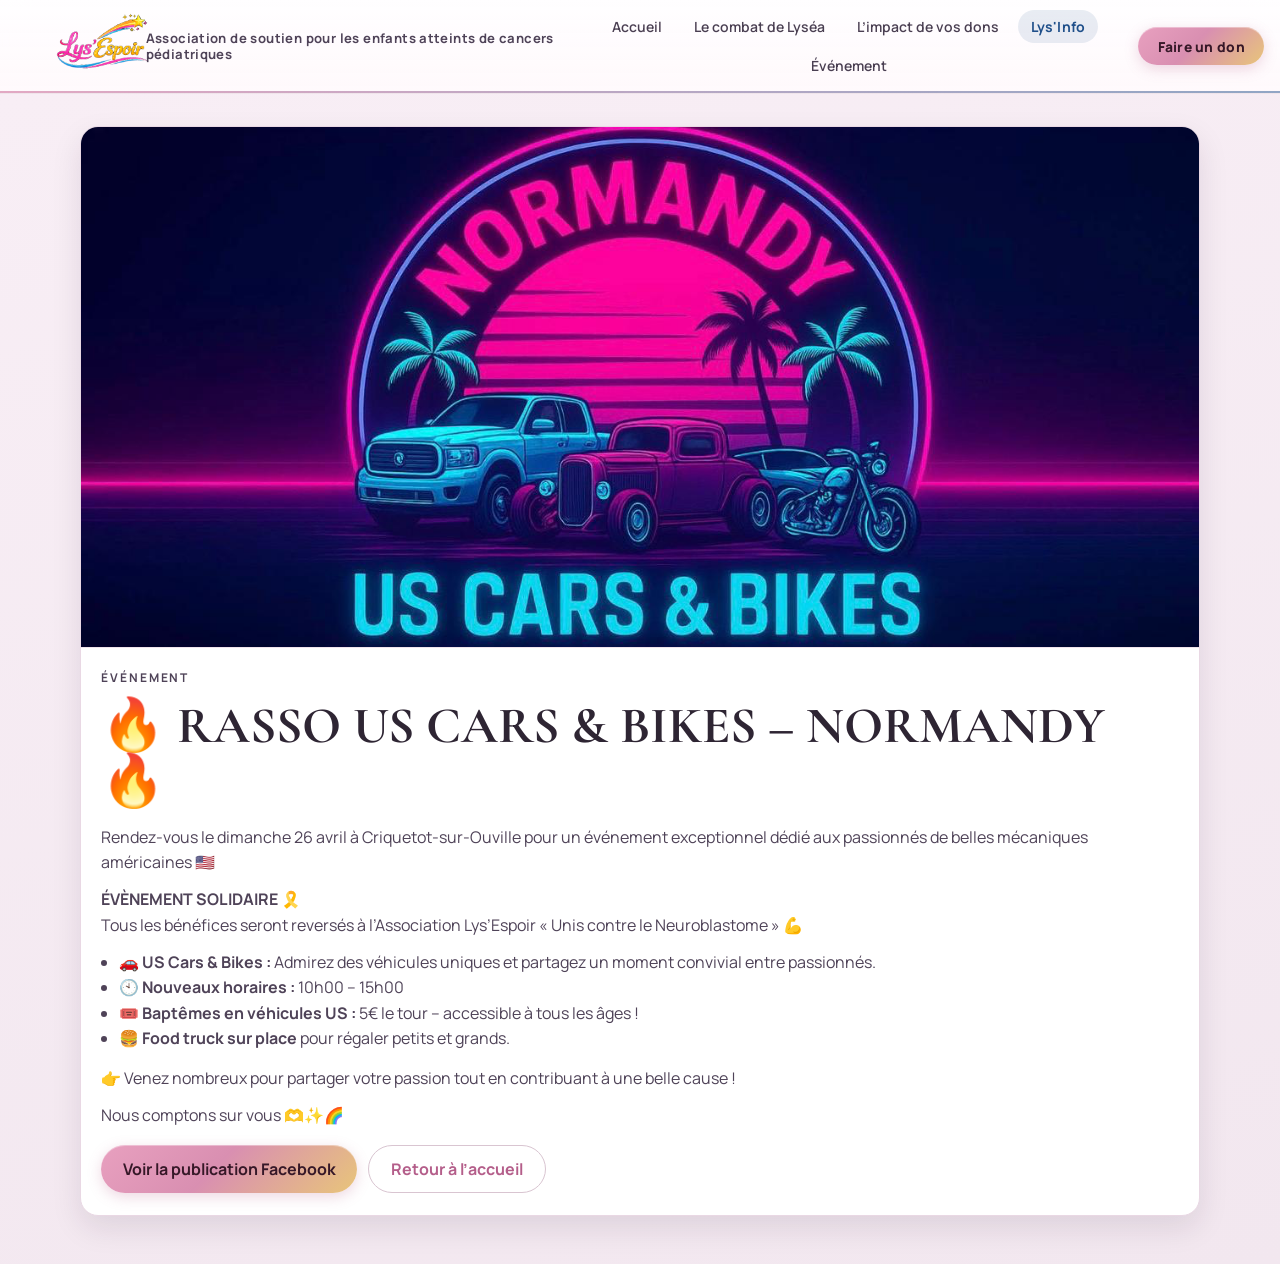
<file: evenement.html>
<!DOCTYPE html>
<html lang="fr">
<head>
  <meta charset="UTF-8" />
  <meta name="viewport" content="width=device-width, initial-scale=1.0, viewport-fit=cover" />
  <title>Lys’Espoir - Événement</title>
  <meta
    name="description"
    content="Événement solidaire RASSO US CARS & BIKES – NORMANDY au profit de l’Association Lys’Espoir."
  />
  <link rel="icon" type="image/png" href="logo.png" />
  <link rel="preconnect" href="https://fonts.googleapis.com" />
  <link rel="preconnect" href="https://fonts.gstatic.com" crossorigin />
  <link
    href="https://fonts.googleapis.com/css2?family=Manrope:wght@400;500;600;700;800&family=Cormorant+Garamond:wght@500;600;700&display=swap"
    rel="stylesheet"
  />
  <link rel="stylesheet" href="style.css" />
  <style>
    .event-page {
      padding: 2rem 0 3rem;
      background: linear-gradient(165deg, #f8eef5, #f2e7ef);
      min-height: 100dvh;
    }

    .event-card {
      background: #fff;
      border: 1px solid #e9d8e4;
      border-radius: 18px;
      box-shadow: 0 12px 30px rgba(36, 22, 46, 0.1);
      overflow: hidden;
    }

    .event-media {
      margin: 0;
      border-bottom: 1px solid #f0e4ec;
      background: #1b1130;
    }

    .event-media img {
      width: 100%;
      display: block;
      object-fit: cover;
      max-height: min(60vh, 520px);
    }

    .event-content {
      padding: 1.25rem 1.25rem 1.4rem;
    }

    .event-content h1 {
      margin-bottom: 0.9rem;
    }

    .event-content p {
      color: #4f4358;
      line-height: 1.6;
      margin: 0 0 0.7rem;
    }

    .event-content ul {
      margin: 0.3rem 0 0.9rem;
      padding-left: 1.1rem;
      color: #4f4358;
      line-height: 1.6;
    }

    .event-actions {
      margin-top: 1rem;
      display: flex;
      flex-wrap: wrap;
      gap: 0.7rem;
    }

    @media (max-width: 760px) {
      .event-content {
        padding: 1rem 0.95rem 1.1rem;
      }

      .event-media img {
        max-height: min(44vh, 320px);
      }
    }
  </style>
</head>
<body>
  <header class="site-header">
    <div class="container header-shell">
      <a href="index.html#hero" class="brand">
        <img src="logo.png" alt="Logo Lys’Espoir" />
        <span><small>Association de soutien pour les enfants atteints de cancers pédiatriques</small></span>
      </a>
      <button type="button" class="nav-toggle" aria-expanded="false" aria-label="Ouvrir le menu">
        <span></span><span></span>
      </button>
      <nav class="main-nav" aria-label="Navigation principale">
        <a href="index.html#hero">Accueil</a>
        <a href="index.html#histoire">Le combat de Lyséa</a>
        <a href="index.html#impact-dons">L’impact de vos dons</a>
        <a href="lys-info.html" class="italy-tab">Lys'Info</a>
        <a href="evenement.html" aria-current="page">Événement</a>
      </nav>
      <a href="index.html#don" class="btn btn-primary header-donate">Faire un don</a>
    </div>
  </header>

  <main class="event-page">
    <section class="container event-card" aria-labelledby="evenement-title">
      <figure class="event-media">
        <img src="evenement%201%20.png" alt="Affiche RASSO US CARS & BIKES – NORMANDY" />
      </figure>
      <article class="event-content">
        <p class="kicker">ÉVÉNEMENT</p>
        <h1 id="evenement-title">🔥 RASSO US CARS & BIKES – NORMANDY 🔥</h1>
        <p>
          Rendez-vous le dimanche 26 avril à Criquetot-sur-Ouville pour un événement exceptionnel dédié
          aux passionnés de belles mécaniques américaines 🇺🇸
        </p>
        <p><strong>ÉVÈNEMENT SOLIDAIRE 🎗️</strong><br />Tous les bénéfices seront reversés à l’Association Lys’Espoir « Unis contre le Neuroblastome » 💪</p>
        <ul>
          <li><strong>🚗 US Cars & Bikes :</strong> Admirez des véhicules uniques et partagez un moment convivial entre passionnés.</li>
          <li><strong>🕙 Nouveaux horaires :</strong> 10h00 – 15h00</li>
          <li><strong>🎟️ Baptêmes en véhicules US :</strong> 5€ le tour – accessible à tous les âges !</li>
          <li><strong>🍔 Food truck sur place</strong> pour régaler petits et grands.</li>
        </ul>
        <p>
          👉 Venez nombreux pour partager votre passion tout en contribuant à une belle cause !
        </p>
        <p>Nous comptons sur vous 🫶✨🌈</p>
        <div class="event-actions">
          <a class="btn btn-primary" href="https://www.facebook.com/share/v/18MLffHxQg/?mibextid=wwXIfr" target="_blank" rel="noreferrer">Voir la publication Facebook</a>
          <a class="btn btn-line" href="index.html#hero">Retour à l’accueil</a>
        </div>
      </article>
    </section>
  </main>

  <div class="mobile-donate-bar">
    <span>Soutenir Lyséa</span>
    <a
      href="https://lys-espoir-unis-contre-le-neuroblastome.s2.yapla.com/fr/faire-un-don/donate/un-espoir-pour-lysea-a-rome/15342"
      class="btn btn-primary btn-small"
      target="_blank"
      rel="noreferrer"
      >Faire un don</a>
  </div>
  <script src="script.js"></script>
</body>
</html>
</file>
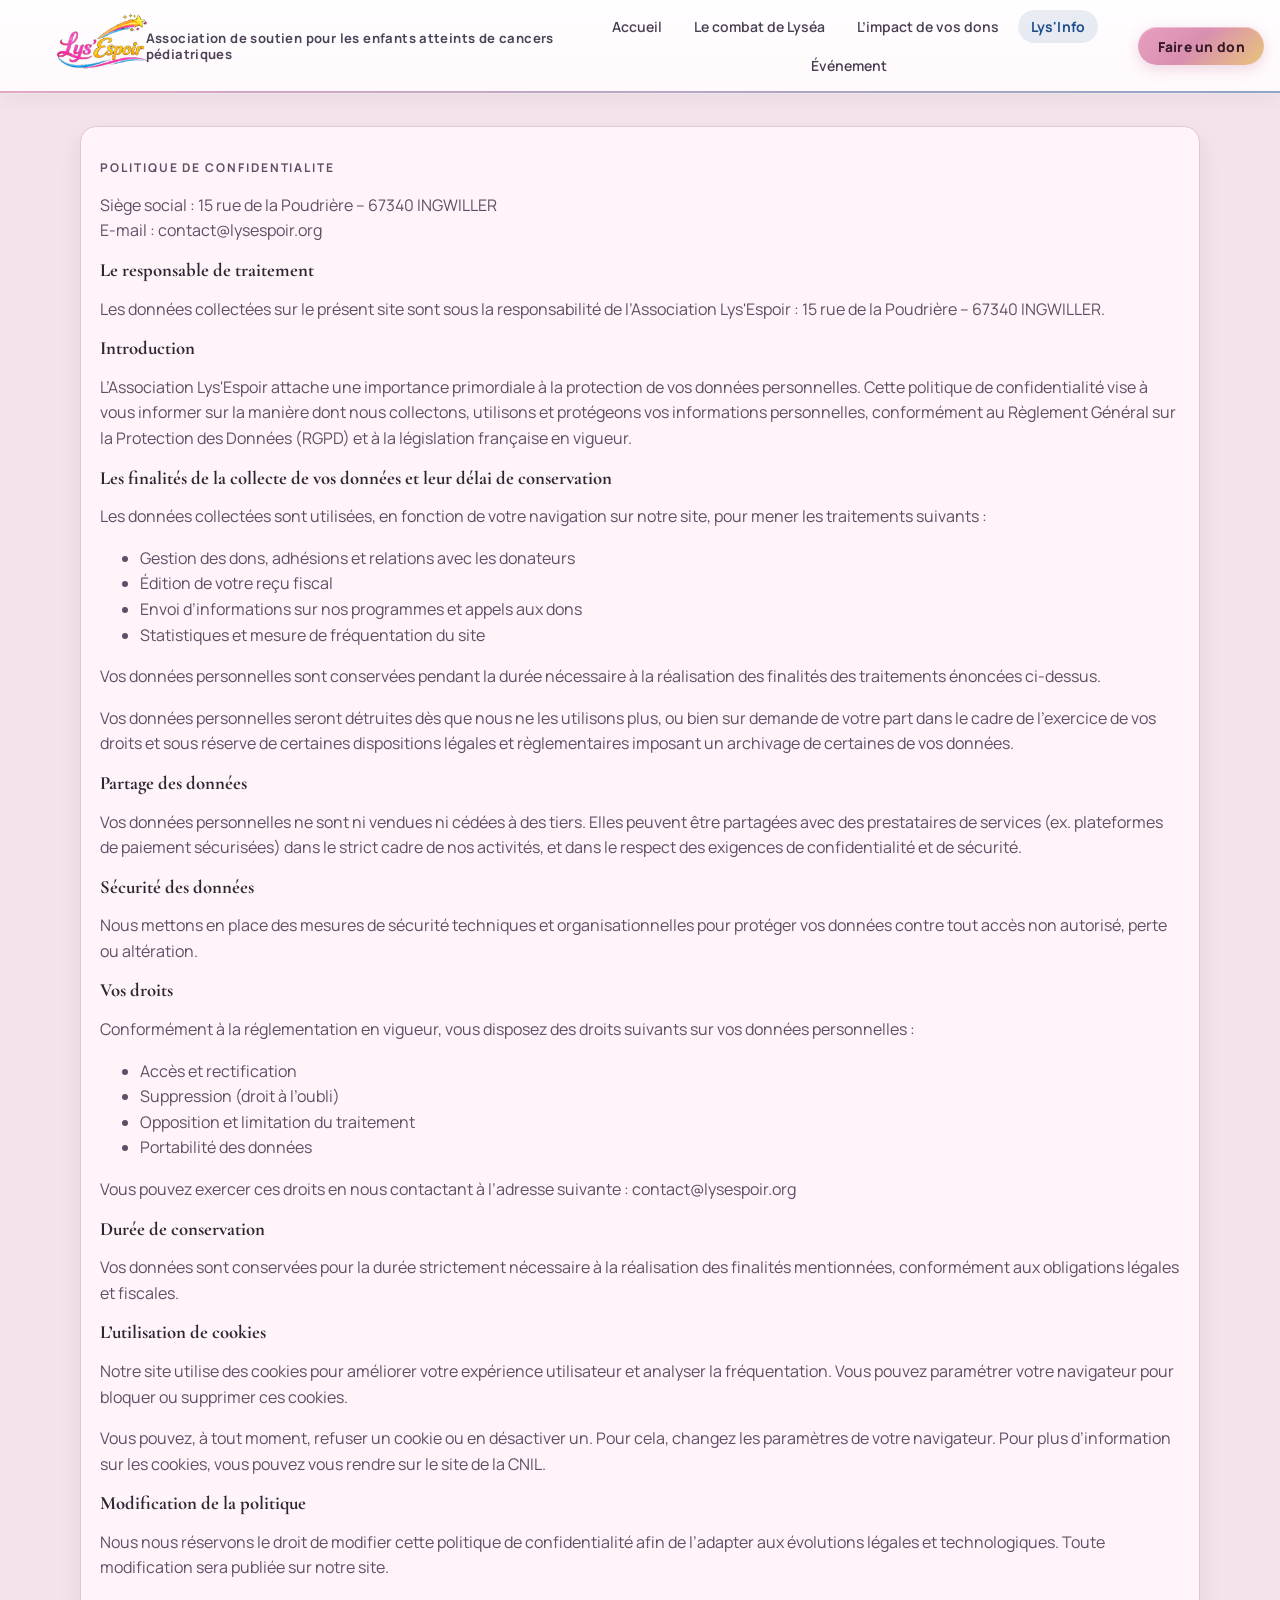
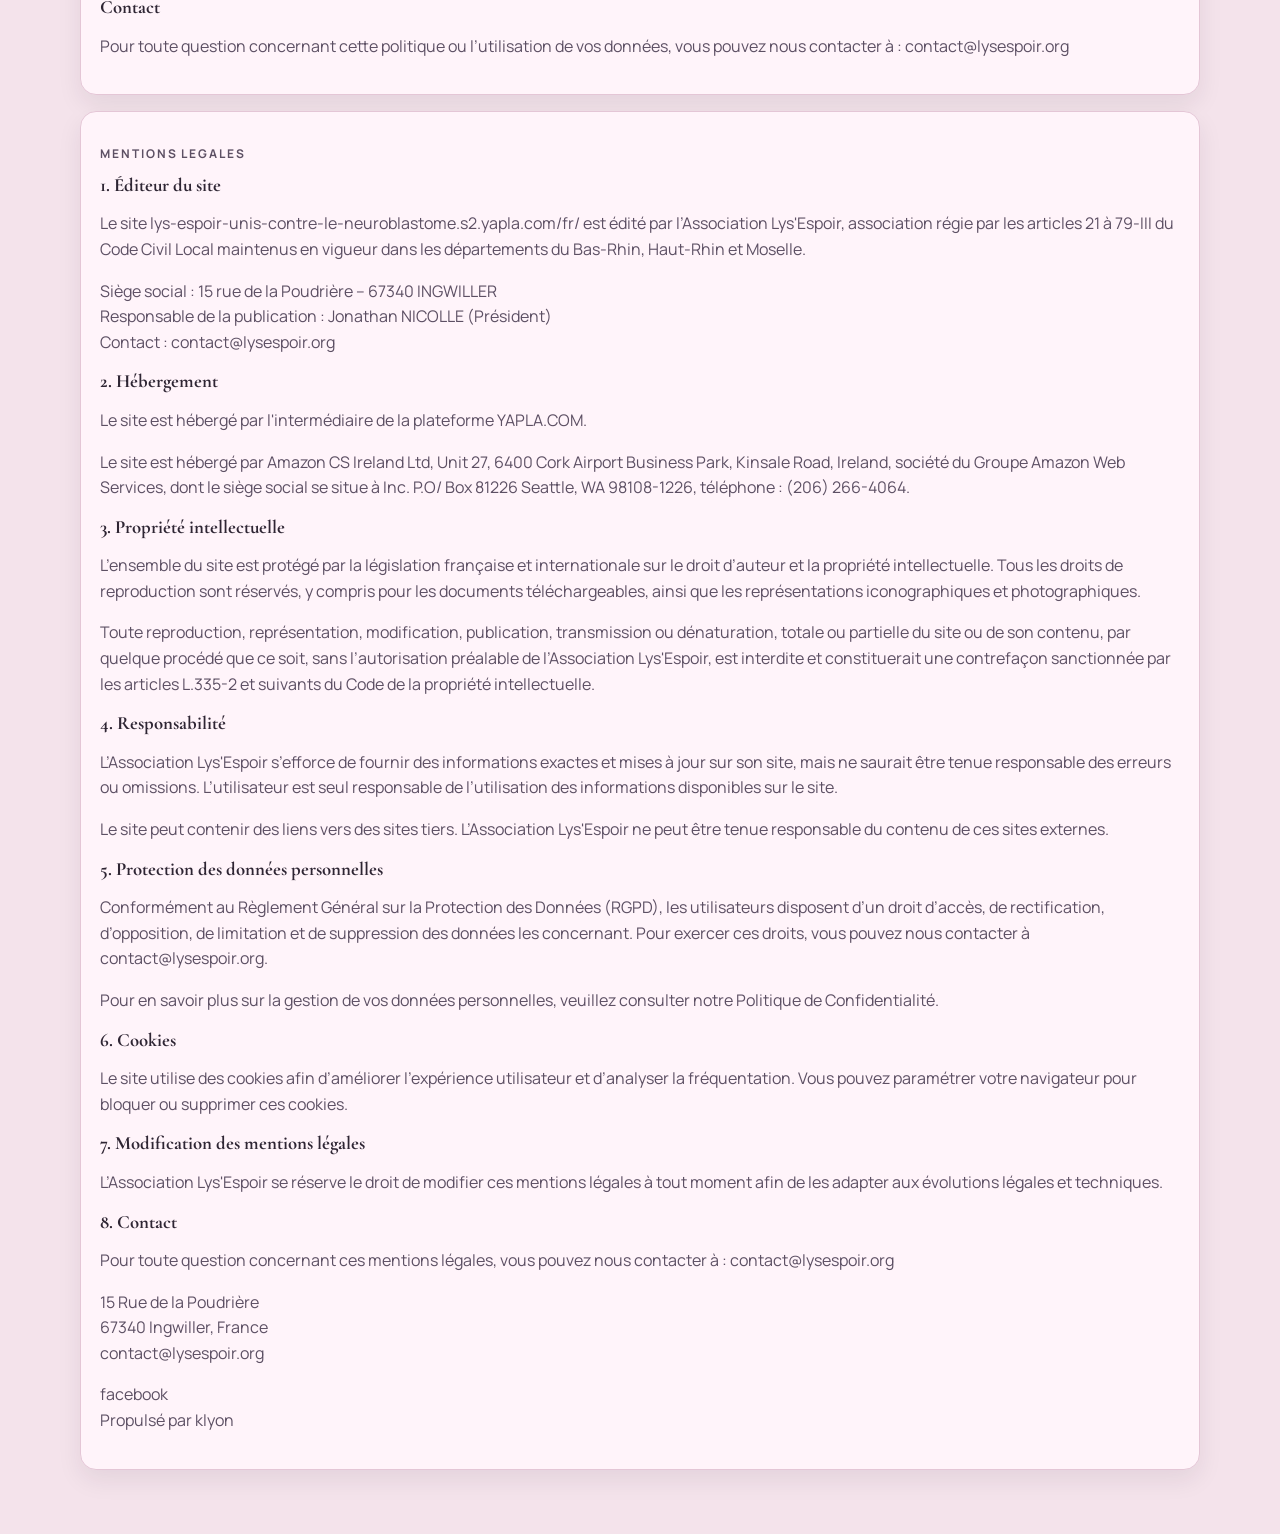
<file: politique-mentions.html>
<!DOCTYPE html>
<html lang="fr">
<head>
  <meta charset="UTF-8" />
  <meta name="viewport" content="width=device-width, initial-scale=1.0, viewport-fit=cover" />
  <title>Lys’Espoir - Politique et mentions</title>
  <meta
    name="description"
    content="Politique de confidentialite et mentions legales de l'Association Lys'Espoir."
  />
  <link rel="icon" type="image/png" href="logo.png" />
  <link rel="preconnect" href="https://fonts.googleapis.com" />
  <link rel="preconnect" href="https://fonts.gstatic.com" crossorigin />
  <link
    href="https://fonts.googleapis.com/css2?family=Manrope:wght@400;500;600;700;800&family=Cormorant+Garamond:wght@500;600;700&display=swap"
    rel="stylesheet"
  />
  <link rel="stylesheet" href="style.css" />
  <style>
    .legal-page {
      padding: 2rem 0 3rem;
    }

    .legal-card {
      background: #fff4fa;
      border: 1px solid #e4c6d6;
      border-radius: 16px;
      box-shadow: 0 10px 24px rgba(36, 22, 46, 0.08);
      padding: 1.2rem;
      margin-bottom: 1rem;
    }

    .legal-card p,
    .legal-card li {
      color: #5d5064;
      line-height: 1.6;
      overflow-wrap: anywhere;
      word-break: break-word;
    }

    .legal-card h2,
    .legal-card h3 {
      margin-top: 0.4rem;
    }
  </style>
</head>
<body>
  <header class="site-header">
    <div class="container header-shell">
      <a href="index.html#hero" class="brand">
        <img src="logo.png" alt="Logo LYS'ESPOIR" />
        <span><small>Association de soutien pour les enfants atteints de cancers pédiatriques</small></span>
      </a>
      <button type="button" class="nav-toggle" aria-expanded="false" aria-label="Ouvrir le menu">
        <span></span><span></span>
      </button>
      <nav class="main-nav" aria-label="Navigation principale">
        <a href="index.html#hero">Accueil</a>
        <a href="index.html#histoire">Le combat de Lyséa</a>
        <a href="index.html#impact-dons">L’impact de vos dons</a>
        <a href="lys-info.html" class="italy-tab">Lys'Info</a>
        <a href="evenement.html">Événement</a>
      </nav>
      <a href="index.html#don" class="btn btn-primary header-donate">Faire un don</a>
    </div>
  </header>

  <main class="legal-page">
    <section class="container legal-card">
      <p class="kicker">POLITIQUE DE CONFIDENTIALITE</p>
      <p>Siège social : 15 rue de la Poudrière – 67340 INGWILLER<br />E-mail : contact@lysespoir.org</p>

      <h3>Le responsable de traitement</h3>
      <p>
        Les données collectées sur le présent site sont sous la responsabilité de l’Association Lys'Espoir :
        15 rue de la Poudrière – 67340 INGWILLER.
      </p>

      <h3>Introduction</h3>
      <p>
        L’Association Lys'Espoir attache une importance primordiale à la protection de vos données personnelles.
        Cette politique de confidentialité vise à vous informer sur la manière dont nous collectons, utilisons et
        protégeons vos informations personnelles, conformément au Règlement Général sur la Protection des Données
        (RGPD) et à la législation française en vigueur.
      </p>

      <h3>Les finalités de la collecte de vos données et leur délai de conservation</h3>
      <p>Les données collectées sont utilisées, en fonction de votre navigation sur notre site, pour mener les traitements suivants :</p>
      <ul>
        <li>Gestion des dons, adhésions et relations avec les donateurs</li>
        <li>Édition de votre reçu fiscal</li>
        <li>Envoi d’informations sur nos programmes et appels aux dons</li>
        <li>Statistiques et mesure de fréquentation du site</li>
      </ul>
      <p>
        Vos données personnelles sont conservées pendant la durée nécessaire à la réalisation des finalités des traitements
        énoncées ci-dessus.
      </p>
      <p>
        Vos données personnelles seront détruites dès que nous ne les utilisons plus, ou bien sur demande de votre part
        dans le cadre de l’exercice de vos droits et sous réserve de certaines dispositions légales et règlementaires
        imposant un archivage de certaines de vos données.
      </p>

      <h3>Partage des données</h3>
      <p>
        Vos données personnelles ne sont ni vendues ni cédées à des tiers. Elles peuvent être partagées avec des prestataires
        de services (ex. plateformes de paiement sécurisées) dans le strict cadre de nos activités, et dans le respect des
        exigences de confidentialité et de sécurité.
      </p>

      <h3>Sécurité des données</h3>
      <p>
        Nous mettons en place des mesures de sécurité techniques et organisationnelles pour protéger vos données contre tout
        accès non autorisé, perte ou altération.
      </p>

      <h3>Vos droits</h3>
      <p>Conformément à la réglementation en vigueur, vous disposez des droits suivants sur vos données personnelles :</p>
      <ul>
        <li>Accès et rectification</li>
        <li>Suppression (droit à l’oubli)</li>
        <li>Opposition et limitation du traitement</li>
        <li>Portabilité des données</li>
      </ul>
      <p>Vous pouvez exercer ces droits en nous contactant à l’adresse suivante : contact@lysespoir.org</p>

      <h3>Durée de conservation</h3>
      <p>
        Vos données sont conservées pour la durée strictement nécessaire à la réalisation des finalités mentionnées,
        conformément aux obligations légales et fiscales.
      </p>

      <h3>L’utilisation de cookies</h3>
      <p>
        Notre site utilise des cookies pour améliorer votre expérience utilisateur et analyser la fréquentation.
        Vous pouvez paramétrer votre navigateur pour bloquer ou supprimer ces cookies.
      </p>
      <p>
        Vous pouvez, à tout moment, refuser un cookie ou en désactiver un. Pour cela, changez les paramètres de votre navigateur.
        Pour plus d’information sur les cookies, vous pouvez vous rendre sur le site de la CNIL.
      </p>

      <h3>Modification de la politique</h3>
      <p>
        Nous nous réservons le droit de modifier cette politique de confidentialité afin de l’adapter aux évolutions
        légales et technologiques. Toute modification sera publiée sur notre site.
      </p>

      <h3>Contact</h3>
      <p>Pour toute question concernant cette politique ou l’utilisation de vos données, vous pouvez nous contacter à : contact@lysespoir.org</p>
    </section>

    <section class="container legal-card">
      <p class="kicker">MENTIONS LEGALES</p>

      <h3>1. Éditeur du site</h3>
      <p>
        Le site lys-espoir-unis-contre-le-neuroblastome.s2.yapla.com/fr/ est édité par l’Association Lys'Espoir,
        association régie par les articles 21 à 79-III du Code Civil Local maintenus en vigueur dans les départements
        du Bas-Rhin, Haut-Rhin et Moselle.
      </p>
      <p>
        Siège social : 15 rue de la Poudrière – 67340 INGWILLER<br />
        Responsable de la publication : Jonathan NICOLLE (Président)<br />
        Contact : contact@lysespoir.org
      </p>

      <h3>2. Hébergement</h3>
      <p>Le site est hébergé par l'intermédiaire de la plateforme YAPLA.COM.</p>
      <p>
        Le site est hébergé par Amazon CS Ireland Ltd, Unit 27, 6400 Cork Airport Business Park, Kinsale Road,
        Ireland, société du Groupe Amazon Web Services, dont le siège social se situe à Inc. P.O/ Box 81226 Seattle,
        WA 98108-1226, téléphone : (206) 266-4064.
      </p>

      <h3>3. Propriété intellectuelle</h3>
      <p>
        L’ensemble du site est protégé par la législation française et internationale sur le droit d’auteur et la
        propriété intellectuelle. Tous les droits de reproduction sont réservés, y compris pour les documents
        téléchargeables, ainsi que les représentations iconographiques et photographiques.
      </p>
      <p>
        Toute reproduction, représentation, modification, publication, transmission ou dénaturation, totale ou partielle
        du site ou de son contenu, par quelque procédé que ce soit, sans l’autorisation préalable de l’Association
        Lys'Espoir, est interdite et constituerait une contrefaçon sanctionnée par les articles L.335-2 et suivants
        du Code de la propriété intellectuelle.
      </p>

      <h3>4. Responsabilité</h3>
      <p>
        L’Association Lys'Espoir s’efforce de fournir des informations exactes et mises à jour sur son site, mais ne
        saurait être tenue responsable des erreurs ou omissions. L’utilisateur est seul responsable de l’utilisation
        des informations disponibles sur le site.
      </p>
      <p>
        Le site peut contenir des liens vers des sites tiers. L’Association Lys'Espoir ne peut être tenue responsable
        du contenu de ces sites externes.
      </p>

      <h3>5. Protection des données personnelles</h3>
      <p>
        Conformément au Règlement Général sur la Protection des Données (RGPD), les utilisateurs disposent d’un droit
        d’accès, de rectification, d’opposition, de limitation et de suppression des données les concernant.
        Pour exercer ces droits, vous pouvez nous contacter à contact@lysespoir.org.
      </p>
      <p>
        Pour en savoir plus sur la gestion de vos données personnelles, veuillez consulter notre Politique de Confidentialité.
      </p>

      <h3>6. Cookies</h3>
      <p>
        Le site utilise des cookies afin d’améliorer l’expérience utilisateur et d’analyser la fréquentation.
        Vous pouvez paramétrer votre navigateur pour bloquer ou supprimer ces cookies.
      </p>

      <h3>7. Modification des mentions légales</h3>
      <p>
        L’Association Lys'Espoir se réserve le droit de modifier ces mentions légales à tout moment afin de les adapter
        aux évolutions légales et techniques.
      </p>

      <h3>8. Contact</h3>
      <p>
        Pour toute question concernant ces mentions légales, vous pouvez nous contacter à : contact@lysespoir.org
      </p>
      <p>15 Rue de la Poudrière<br />67340 Ingwiller, France<br />contact@lysespoir.org</p>
      <p>facebook<br />Propulsé par klyon </p>
    </section>
  </main>

  <div class="mobile-donate-bar">
    <span>Soutenir Lyséa</span>
    <a
      href="https://lys-espoir-unis-contre-le-neuroblastome.s2.yapla.com/fr/faire-un-don/donate/un-espoir-pour-lysea-a-rome/15342"
      class="btn btn-primary btn-small"
      target="_blank"
      rel="noreferrer"
      >Faire un don</a>
  </div>
  <script src="script.js"></script>
</body>
</html>
</file>
<file: style.css>
:root {
  --bg: #f4e3eb;
  --surface: #fff2f8;
  --surface-soft: #edd9e4;
  --text: #2e2533;
  --muted: #6c6072;
  --line: #ddc5d2;
  --pink: #d98fb1;
  --pink-dark: #b45e8a;
  --gold: #e8c57a;
  --radius: 16px;
  --shadow: 0 10px 24px rgba(36, 22, 46, 0.08);
}

*,
*::before,
*::after {
  box-sizing: border-box;
}

html {
  scroll-behavior: smooth;
}

body {
  margin: 0;
  background: var(--bg);
  color: var(--text);
  font-family: "Manrope", sans-serif;
}

#root {
  min-width: 0;
}

img {
  max-width: 100%;
  display: block;
}

a {
  color: inherit;
  text-decoration: none;
}

.container {
  width: min(1120px, 100% - 2.5rem);
  margin-inline: auto;
}

.skip-link {
  position: absolute;
  left: -999px;
}

.skip-link:focus {
  left: 1rem;
  top: 1rem;
  background: #111;
  color: #fff;
  padding: 0.5rem 0.8rem;
  border-radius: 8px;
  z-index: 999;
}

.site-header {
  position: sticky;
  top: 0;
  z-index: 50;
  overflow: visible;
  background: linear-gradient(180deg, rgba(255, 255, 255, 0.97) 0%, rgba(255, 250, 253, 0.94) 100%);
  backdrop-filter: blur(14px) saturate(1.08);
  -webkit-backdrop-filter: blur(14px) saturate(1.08);
  border-bottom: 1px solid rgba(221, 197, 210, 0.45);
  box-shadow: 0 4px 20px rgba(46, 37, 51, 0.05);
}

.site-header::after {
  content: "";
  position: absolute;
  left: 0;
  right: 0;
  bottom: 0;
  height: 2px;
  background: linear-gradient(90deg, rgba(217, 143, 177, 0.85) 0%, rgba(31, 79, 138, 0.55) 100%);
  opacity: 0.9;
  pointer-events: none;
}

.header-shell {
  display: grid;
  grid-template-columns: auto 1fr auto;
  align-items: center;
  gap: 1rem;
  padding: 0.65rem 0;
  position: relative;
}

.site-header .container.header-shell {
  width: 100%;
  max-width: none;
  margin: 0;
  padding-left: 2.6rem;
  padding-right: 1rem;
}

.brand {
  display: flex;
  align-items: center;
  gap: 1rem;
  position: relative;
  z-index: 1;
  min-width: 0;
}

.brand > span {
  display: flex;
  flex-direction: column;
  gap: 0.1rem;
  min-width: 0;
}

/* Boîte de mise en page compacte (hauteur de barre) ; le logo paraît plus grand grâce au scale */
.brand img {
  width: 2.65rem;
  height: 2.65rem;
  object-fit: contain;
  flex-shrink: 0;
  transform: scale(2.85);
  transform-origin: left center;
  margin-right: 2.7rem;
}

.brand small {
  color: #4f4358;
  font-size: 0.82rem;
  font-weight: 700;
  letter-spacing: 0.03em;
  line-height: 1.25;
  display: block;
  max-width: 26rem;
  padding-left: 0.15rem;
  transform-origin: left center;
}

@media (prefers-reduced-motion: no-preference) {
  .brand small {
    animation: brand-soft-loop 6.8s ease-in-out infinite;
  }
}

@media (prefers-reduced-motion: reduce) {
  .brand small {
    animation: none;
  }
}

@keyframes brand-soft-loop {
  0%,
  100% {
    opacity: 0.5;
    transform: translateY(2px);
  }
  22%,
  72% {
    opacity: 1;
    transform: translateY(0);
  }
  84% {
    opacity: 0.72;
    transform: translateY(1px);
  }
}

.main-nav {
  display: flex;
  justify-content: center;
  align-items: center;
  flex-wrap: wrap;
  gap: 0.35rem;
  font-size: 0.875rem;
}

@media (min-width: 761px) {
  .main-nav a {
    padding: 0.44rem 0.82rem;
    border-radius: 999px;
    font-weight: 600;
    color: #4a3f52;
    transition: background 0.2s ease, color 0.2s ease;
  }

  .main-nav a:hover {
    background: rgba(217, 143, 177, 0.16);
    color: var(--pink-dark);
  }

  .main-nav .italy-tab {
    background: rgba(31, 79, 138, 0.1);
    color: #1f4f8a;
    font-weight: 700;
  }

  .main-nav .italy-tab:hover {
    background: rgba(31, 79, 138, 0.18);
    color: #143d6e;
  }

  .main-nav .impact-tab {
    font-weight: 800;
    background: linear-gradient(90deg, #75d9f8 0%, #ef4ba9 35%, #ff9740 68%, #ffd64a 100%);
    -webkit-background-clip: text;
    background-clip: text;
    color: transparent;
  }

  .main-nav .impact-tab:hover {
    background: linear-gradient(90deg, #57cce8 0%, #de2c95 35%, #f28122 68%, #f3bf25 100%);
    -webkit-background-clip: text;
    background-clip: text;
    color: transparent;
  }
}

.btn {
  border: 0;
  border-radius: 999px;
  padding: 0.76rem 1.35rem;
  font-weight: 700;
  cursor: pointer;
  display: inline-flex;
  align-items: center;
  justify-content: center;
}

.btn-primary {
  background: linear-gradient(135deg, #e8a0bf 0%, var(--pink) 45%, var(--gold) 100%);
  color: #361828;
  box-shadow:
    0 4px 14px rgba(186, 100, 141, 0.25),
    inset 0 1px 0 rgba(255, 255, 255, 0.35);
}

.header-donate {
  font-size: 0.86rem;
  padding: 0.58rem 1.2rem;
  font-weight: 800;
  letter-spacing: 0.02em;
  transition: transform 0.15s ease, box-shadow 0.15s ease;
}

@media (prefers-reduced-motion: no-preference) {
  .header-donate:hover {
    transform: translateY(-1px);
    box-shadow:
      0 6px 20px rgba(186, 100, 141, 0.32),
      inset 0 1px 0 rgba(255, 255, 255, 0.35);
  }
}

.btn-line {
  border: 1px solid #d9c5d1;
  color: var(--pink-dark);
  background: transparent;
}

.btn-full {
  width: 100%;
}

.btn-small {
  padding: 0.52rem 1rem;
  font-size: 0.82rem;
}

.main-nav .italy-tab {
  font-weight: 700;
  letter-spacing: 0.01em;
}

.main-nav .event-tab {
  position: relative;
}

.event-tab__badge {
  display: inline-flex;
  align-items: center;
  justify-content: center;
  margin-left: 0.38rem;
  padding: 0.09rem 0.36rem;
  border-radius: 999px;
  background: linear-gradient(135deg, #d93886, #ff8d45);
  color: #fff;
  font-size: 0.58rem;
  font-weight: 800;
  letter-spacing: 0.04em;
  text-transform: uppercase;
  box-shadow: 0 4px 12px rgba(217, 56, 134, 0.28);
}

@media (prefers-reduced-motion: no-preference) {
  .event-tab__badge {
    animation: event-badge-blink 1.2s ease-in-out infinite;
  }
}

@keyframes event-badge-blink {
  0%,
  100% {
    opacity: 1;
    transform: scale(1);
  }
  50% {
    opacity: 0.35;
    transform: scale(0.92);
  }
}

.nav-toggle {
  display: none;
  width: 44px;
  height: 44px;
  border: 1px solid rgba(221, 197, 210, 0.85);
  border-radius: 12px;
  background: linear-gradient(180deg, #fff, #fff8fb);
  align-items: center;
  justify-content: center;
  flex-direction: column;
  gap: 5px;
  position: relative;
  z-index: 80;
  box-shadow: 0 2px 8px rgba(42, 31, 50, 0.06);
  cursor: pointer;
  transition: background 0.2s ease, border-color 0.2s ease;
}

.nav-toggle:hover {
  border-color: rgba(217, 143, 177, 0.55);
  background: #fff;
}

.nav-toggle span {
  width: 18px;
  height: 2px;
  background: #4a3f52;
  border-radius: 1px;
}

.hero {
  padding: 4rem 0 2rem;
  position: relative;
  overflow: hidden;
}

.hero::before,
.hero::after {
  content: "";
  position: absolute;
  border-radius: 999px;
  filter: blur(50px);
  z-index: 0;
  opacity: 0.55;
  pointer-events: none;
}

.hero::before {
  width: 280px;
  height: 280px;
  right: -80px;
  top: -40px;
  background: radial-gradient(circle, rgba(217, 143, 177, 0.8), rgba(217, 143, 177, 0.1));
  animation: float-glow 12s ease-in-out infinite;
}

.hero::after {
  width: 220px;
  height: 220px;
  left: -40px;
  bottom: -50px;
  background: radial-gradient(circle, rgba(232, 197, 122, 0.7), rgba(232, 197, 122, 0.1));
  animation: float-glow 14s ease-in-out infinite reverse;
}

.hero-grid {
  display: grid;
  grid-template-columns: 1.1fr 1fr;
  gap: 2.2rem;
  align-items: center;
  position: relative;
  z-index: 1;
}

.hero-grid > .hero-copy,
.hero-grid > .hero-media {
  min-width: 0;
}

.site-header,
main,
.site-footer,
.mobile-donate-bar {
  position: relative;
  z-index: 1;
}

@media (prefers-reduced-motion: no-preference) {
  #main {
    animation: site-enter 0.55s ease-out both;
  }
}

@keyframes site-enter {
  from {
    opacity: 0;
    transform: translateY(8px);
  }

  to {
    opacity: 1;
    transform: translateY(0);
  }
}

.kicker {
  text-transform: uppercase;
  letter-spacing: 0.16em;
  color: var(--pink-dark);
  font-weight: 700;
  font-size: 0.75rem;
}

h1,
h2,
h3 {
  font-family: "Cormorant Garamond", serif;
  line-height: 1.1;
  margin: 0 0 0.7rem;
}

h1 {
  font-size: clamp(2.2rem, 4vw, 3.3rem);
}

h2 {
  font-size: clamp(1.45rem, 4.5vw, 2.35rem);
  hyphens: auto;
}

.hero-copy p {
  color: var(--muted);
  overflow-wrap: anywhere;
}

.hero-actions {
  display: flex;
  gap: 0.8rem;
  flex-wrap: wrap;
  margin: 1.4rem 0;
}

.hero-reassurance {
  margin: -0.65rem 0 0.8rem;
  font-size: 0.83rem;
  font-weight: 700;
  color: #5a4d61;
}

blockquote {
  margin: 1.2rem 0 0;
  padding: 0.8rem 1rem;
  border-left: 3px solid var(--pink);
  background: #fff;
  border-radius: 8px;
  color: #5f4f65;
  overflow-wrap: anywhere;
}

blockquote cite {
  display: block;
  margin-top: 0.45rem;
  font-style: normal;
  font-weight: 700;
}

/* Bandeau pleine largeur (option 1) : un seul fond, pas de “cadre dans le cadre”. */
.share-banner {
  width: 100%;
  margin-top: 1.5rem;
  padding: clamp(1rem, 3vw, 1.35rem) 0;
  padding-left: max(env(safe-area-inset-left, 0px), 0px);
  padding-right: max(env(safe-area-inset-right, 0px), 0px);
  background: linear-gradient(
    98deg,
    rgba(255, 250, 252, 1) 0%,
    rgba(252, 245, 249, 0.97) 42%,
    rgba(248, 252, 255, 0.92) 100%
  );
  border-top: 1px solid rgba(201, 122, 158, 0.22);
  border-bottom: 1px solid rgba(201, 122, 158, 0.16);
  overflow-x: clip;
}

.share-banner__wrap {
  max-width: 100%;
  min-width: 0;
}

.share-banner__aside {
  display: grid;
  grid-template-columns: minmax(0, 1fr) minmax(5.5rem, 7.75rem);
  gap: clamp(0.85rem, 3vw, 1.35rem);
  align-items: center;
}

/* Bloc message : bords simples, alignés sur le même axe que le container (même largeur utile que le hero). */
.share-banner__copy {
  min-width: 0;
  padding: clamp(0.95rem, 2.5vw, 1.15rem) clamp(1rem, 2.8vw, 1.25rem);
  hyphens: auto;
  -webkit-hyphens: auto;
  border: 1px solid rgba(201, 122, 158, 0.32);
  border-radius: 14px;
  background: rgba(255, 255, 255, 0.78);
  box-sizing: border-box;
}

.share-banner__eyebrow {
  margin: 0 0 0.3rem;
  font-family: "Manrope", system-ui, sans-serif;
  font-size: 0.66rem;
  font-weight: 800;
  letter-spacing: 0.16em;
  text-transform: uppercase;
  color: #a8436e;
}

.share-banner__title {
  margin: 0 0 0.5rem;
  font-family: "Manrope", system-ui, sans-serif;
  font-size: clamp(1.05rem, 2.8vw + 0.6rem, 1.38rem);
  font-weight: 800;
  line-height: 1.22;
  letter-spacing: 0.01em;
  color: #5c2760;
  text-wrap: balance;
  overflow-wrap: anywhere;
}

/* Double « clignotement » léger sur le titre + halo sur le cadre (respecte prefers-reduced-motion). */
@media (prefers-reduced-motion: no-preference) {
  .share-banner__copy {
    animation: share-banner-frame-pulse 3.4s ease-in-out infinite;
  }

  .share-banner__title {
    animation: share-banner-title-blink 3.4s ease-in-out infinite;
  }
}

@keyframes share-banner-frame-pulse {
  0%,
  12%,
  32%,
  100% {
    border-color: rgba(201, 122, 158, 0.32);
    box-shadow: 0 0 0 0 rgba(239, 75, 169, 0);
  }

  16%,
  28% {
    border-color: rgba(233, 100, 160, 0.62);
    box-shadow:
      0 0 0 1px rgba(239, 75, 169, 0.22),
      0 0 22px rgba(201, 122, 158, 0.22);
  }

  22% {
    border-color: rgba(233, 100, 160, 0.78);
    box-shadow:
      0 0 0 2px rgba(239, 75, 169, 0.28),
      0 0 28px rgba(201, 122, 158, 0.28);
  }
}

@keyframes share-banner-title-blink {
  0%,
  12%,
  32%,
  100% {
    opacity: 1;
  }

  17% {
    opacity: 0.38;
  }

  19% {
    opacity: 1;
  }

  23% {
    opacity: 0.38;
  }

  25% {
    opacity: 1;
  }
}

.share-banner__text {
  margin: 0 0 0.5rem;
  font-size: 0.92rem;
  line-height: 1.55;
  color: #4a3f52;
  overflow-wrap: anywhere;
}

.share-banner__text:last-of-type {
  margin-bottom: 0.6rem;
}

.share-banner__text--emphasis {
  font-weight: 700;
  color: #3d2f44;
}

.share-banner__actions {
  display: flex;
  flex-wrap: wrap;
  gap: 0.5rem;
}

.share-banner__btn {
  text-decoration: none;
  font-size: 0.86rem;
  padding: 0.58rem 1.05rem;
  min-height: 2.75rem;
  box-sizing: border-box;
}

.share-banner__thumb {
  margin: 0;
  padding: 0;
  border: 0;
  width: 100%;
  max-width: 7.75rem;
  justify-self: end;
  align-self: center;
  aspect-ratio: 4 / 5;
  border-radius: 10px;
  overflow: hidden;
  cursor: zoom-in;
  background: rgba(255, 255, 255, 0.65);
  box-shadow: 0 4px 14px rgba(55, 28, 62, 0.1);
  transition: transform 0.2s ease, box-shadow 0.2s ease;
  touch-action: manipulation;
  -webkit-tap-highlight-color: transparent;
}

@media (hover: hover) and (pointer: fine) {
  .share-banner__thumb:hover {
    transform: scale(1.02);
    box-shadow: 0 6px 18px rgba(55, 28, 62, 0.14);
  }
}

@media (prefers-reduced-motion: reduce) {
  .share-banner__thumb {
    transition: none;
  }

  .share-banner__thumb:hover {
    transform: none;
  }
}

.share-banner__thumb:focus-visible {
  outline: 3px solid #c94a7a;
  outline-offset: 2px;
}

.share-banner__thumb img {
  width: 100%;
  height: 100%;
  object-fit: cover;
  display: block;
}

/* Tablettes : une colonne + vignette centrée au-dessus du texte. */
@media (max-width: 840px) {
  .share-banner__aside {
    grid-template-columns: 1fr;
    gap: 0.95rem;
    justify-items: stretch;
  }

  .share-banner__thumb {
    order: -1;
    max-width: 8.25rem;
    width: 100%;
    justify-self: center;
    aspect-ratio: 4 / 5;
    max-height: none;
    min-height: 0;
  }

  .share-banner__copy {
    order: 1;
  }
}

/* Mobile : pas de visuel d’affiche (téléchargement / voir en grand restent disponibles). */
@media (max-width: 760px) {
  .share-banner__aside {
    grid-template-columns: 1fr;
    gap: 0;
  }

  .share-banner__thumb {
    display: none;
  }

  .share-banner {
    margin-top: 1.25rem;
    padding: 1rem 0 1.15rem;
  }

  .share-banner__copy {
    padding: clamp(0.9rem, 3vw, 1.05rem) clamp(0.95rem, 3vw, 1.1rem);
  }

  .share-banner__text {
    font-size: 0.9rem;
    line-height: 1.52;
  }

  .share-banner__actions {
    flex-direction: column;
    align-items: stretch;
    gap: 0.55rem;
  }

  .share-banner__btn {
    width: 100%;
    min-height: 2.85rem;
    justify-content: center;
  }
}

/* Téléphone en paysage : pas de vignette non plus si la fenêtre reste “étroite” en hauteur. */
@media (max-height: 480px) and (max-width: 960px) {
  .share-banner__thumb {
    display: none;
  }

  .share-banner__aside {
    grid-template-columns: 1fr;
    gap: 0;
  }
}

@media (max-width: 480px) {
  .share-banner {
    margin-top: 1.1rem;
    padding: 0.9rem 0 1rem;
  }

  .share-banner__eyebrow {
    font-size: 0.62rem;
    letter-spacing: 0.12em;
    line-height: 1.35;
  }

  .share-banner__title {
    font-size: clamp(1.02rem, 5.2vw, 1.22rem);
    margin-bottom: 0.45rem;
  }

  .share-banner__text {
    font-size: 0.88rem;
    margin-bottom: 0.45rem;
  }

  .share-banner__copy {
    border-radius: 12px;
    padding: 0.85rem 0.95rem;
  }
}

.hero-media {
  position: relative;
  display: block;
}

.hero-carousel {
  position: relative;
  border-radius: calc(var(--radius) + 8px);
  overflow: hidden;
  min-height: 430px;
  border: 1px solid #eadce5;
  background: linear-gradient(180deg, #fff8fc, #fdf4f8);
  box-shadow: 0 18px 36px rgba(39, 21, 50, 0.12);
  padding: 0.9rem;
}

.hero-carousel-track {
  position: relative;
  min-height: 392px;
}

.hero-carousel-slide {
  margin: 0;
  position: absolute;
  inset: 0;
  opacity: 0;
  transform: scale(1.02);
  transition: opacity 0.55s ease, transform 0.55s ease;
}

.hero-carousel-slide.is-active {
  opacity: 1;
  transform: scale(1);
  z-index: 1;
}

.hero-carousel-slide img {
  width: 100%;
  height: 100%;
  object-fit: cover;
  border-radius: 18px;
  image-rendering: auto;
}

.hero-carousel-dots {
  display: flex;
  justify-content: center;
  flex-wrap: wrap;
  gap: 0.45rem;
  margin-top: 0.75rem;
  padding-inline: 0.25rem;
}

.hero-carousel-dots button {
  width: 10px;
  height: 10px;
  border-radius: 50%;
  border: 0;
  padding: 0;
  background: #d9c3ce;
  cursor: pointer;
}

.hero-carousel-dots button.is-active {
  width: 22px;
  border-radius: 999px;
  background: linear-gradient(135deg, var(--pink), var(--gold));
}

.flyers-section {
  padding-top: 1.8rem;
  padding-bottom: 2.4rem;
  background: linear-gradient(180deg, rgba(255, 248, 252, 0.95), rgba(255, 255, 255, 0.98));
}

.flyers-grid {
  margin-top: 0.2rem;
  display: grid;
  grid-template-columns: repeat(5, minmax(0, 1fr));
  gap: 0.65rem;
}

@media (max-width: 1240px) {
  .flyers-grid {
    grid-template-columns: repeat(3, minmax(0, 1fr));
    gap: 0.75rem;
  }
}

.flyer-card {
  background: #fff;
  border: 1px solid #e8dbe4;
  border-radius: 14px;
  box-shadow: 0 8px 20px rgba(34, 17, 44, 0.08);
  overflow: hidden;
}

.flyer-link {
  display: block;
  border: 0;
  padding: 0;
  width: 100%;
  background: transparent;
  cursor: zoom-in;
}

.flyer-link img {
  width: 100%;
  aspect-ratio: 4 / 5;
  object-fit: cover;
  display: block;
}

.flyer-actions {
  padding: 0.55rem 0.7rem 0.7rem;
  display: flex;
  justify-content: flex-end;
}

.flyer-modal {
  position: fixed;
  inset: 0;
  z-index: 120;
  background: rgba(18, 10, 24, 0.72);
  display: grid;
  place-items: center;
  padding: 1rem;
}

.flyer-modal__content {
  width: min(820px, 100%);
  max-height: 90vh;
  background: #fff;
  border-radius: 14px;
  overflow: auto;
  position: relative;
  padding: 0.8rem 0.8rem 0.95rem;
}

.flyer-modal__content img {
  width: 100%;
  height: auto;
  border-radius: 10px;
  display: block;
}

.flyer-modal__close {
  position: absolute;
  top: 0.45rem;
  right: 0.45rem;
  width: 34px;
  height: 34px;
  border-radius: 50%;
  border: 0;
  background: rgba(20, 12, 28, 0.88);
  color: #fff;
  font-size: 0.96rem;
  cursor: pointer;
}

.flyer-modal__actions {
  margin-top: 0.7rem;
  display: flex;
  justify-content: flex-end;
}

.section {
  padding: 4.4rem 0;
}

.identity-card,
.story-block,
.don-box,
.cta-card,
.impact-grid article,
.tax-cards article {
  background: var(--surface);
  border: 1px solid var(--line);
  border-radius: var(--radius);
  box-shadow: var(--shadow);
}

.identity-card {
  padding: 1.8rem;
  text-align: center;
}

.identity-card .subtitle {
  color: var(--pink-dark);
  font-weight: 700;
  letter-spacing: 0.08em;
}

.lys-info {
  padding-top: 0.4rem;
}

.lys-info-teaser-section {
  padding: 0.35rem 0 1rem;
  margin: 0;
}

.lys-info-teaser-container {
  max-width: 560px;
  margin: 0 auto;
  transform: translateX(22px);
  padding-left: 1rem;
  padding-right: 1rem;
}

@media (prefers-reduced-motion: no-preference) {
  .lys-info-teaser-section [data-animate] {
    transition-delay: 0.12s;
  }
}

.lys-info-teaser {
  position: relative;
  background: #fff;
  border: 1px solid var(--line);
  border-radius: 14px;
  box-shadow: 0 2px 4px rgba(42, 31, 50, 0.04), 0 10px 28px rgba(42, 31, 50, 0.06);
  overflow: hidden;
}

.lys-info-teaser__accent {
  position: absolute;
  left: 0;
  top: 0;
  bottom: 0;
  width: 3px;
  background: linear-gradient(
    180deg,
    #009246 0%,
    #009246 32%,
    #f4f5f0 32%,
    #f4f5f0 66%,
    #ce2b37 66%
  );
}

.lys-info-teaser__inner {
  position: relative;
  padding: 0.85rem 1rem 0.95rem 1.2rem;
}

.lys-info-teaser__eyebrow {
  display: flex;
  align-items: center;
  gap: 0.4rem;
  margin: 0 0 0.2rem;
  font-size: 0.62rem;
  font-weight: 800;
  letter-spacing: 0.12em;
  text-transform: uppercase;
  color: #1f4f8a;
}

.lys-info-teaser__flag {
  display: inline-block;
  width: 0.95rem;
  height: 0.65rem;
  border-radius: 2px;
  box-shadow: 0 1px 3px rgba(0, 0, 0, 0.12);
  background: linear-gradient(
    90deg,
    #009246 33%,
    #f4f5f0 33% 66%,
    #ce2b37 66%
  );
  flex-shrink: 0;
}

.lys-info-teaser__title {
  font-family: "Manrope", system-ui, sans-serif;
  font-size: 0.95rem;
  font-weight: 800;
  margin: 0 0 0.45rem;
  color: #2a1f32;
  line-height: 1.25;
  letter-spacing: 0.01em;
}

.lys-info-teaser__invite {
  margin: 0 0 0.55rem;
  font-size: 0.88rem;
  line-height: 1.52;
  color: #4a3f52;
}

.lys-info-teaser__invite strong {
  color: #1f4f8a;
  font-weight: 800;
}

.lys-info-teaser__cta {
  display: inline-flex;
  align-items: center;
  gap: 0.35rem;
  font-size: 0.84rem;
  font-weight: 800;
  color: #1f4f8a;
  text-decoration: none;
  padding: 0.2rem 0;
  border-bottom: 2px solid rgba(31, 79, 138, 0.35);
  transition: color 0.2s ease, border-color 0.2s ease, gap 0.2s ease;
}

.lys-info-teaser__cta:hover {
  color: #143d6e;
  border-bottom-color: #1f4f8a;
  gap: 0.55rem;
}

.lys-info-teaser__cta-arrow {
  font-size: 0.95rem;
  line-height: 1;
  transition: transform 0.2s ease;
}

.lys-info-teaser__cta:hover .lys-info-teaser__cta-arrow {
  transform: translateX(3px);
}

.lys-info-teaser__bubble {
  position: absolute;
  right: 0.7rem;
  top: 0.7rem;
  padding: 0.24rem 0.55rem;
  border-radius: 999px;
  font-size: 0.6rem;
  font-weight: 800;
  letter-spacing: 0.02em;
  text-transform: none;
  color: #fff;
  background: linear-gradient(135deg, #1f4f8a, #d98fb1);
  box-shadow: 0 8px 18px rgba(31, 79, 138, 0.24);
  pointer-events: none;
  opacity: 0;
  transform: translateY(8px) scale(0.9);
}

@media (prefers-reduced-motion: no-preference) {
  .lys-info-teaser__bubble {
    animation: lys-info-bubble-loop 9s ease-in-out infinite;
  }
}

@media (prefers-reduced-motion: reduce) {
  .lys-info-teaser__bubble {
    opacity: 0.82;
    transform: none;
  }
}

@keyframes lys-info-bubble-loop {
  0%,
  12%,
  100% {
    opacity: 0;
    transform: translateY(8px) scale(0.9);
  }
  18%,
  43% {
    opacity: 1;
    transform: translateY(0) scale(1);
  }
  52% {
    opacity: 0;
    transform: translateY(-4px) scale(0.94);
  }
}

.lys-info-card {
  width: min(540px, 100%);
  margin-left: auto;
  margin-right: auto;
  background: linear-gradient(140deg, #fff, #fff1f8 46%, #ffe8f2);
  border: 2px solid #e6a0bf;
  border-radius: calc(var(--radius) + 6px);
  box-shadow: 0 18px 36px rgba(120, 36, 83, 0.22);
  padding: 1rem 1rem 0.9rem;
  position: relative;
  overflow: hidden;
}

.lys-info-card::before {
  content: "";
  position: absolute;
  inset: 0;
  background: radial-gradient(circle at 85% 15%, rgba(255, 255, 255, 0.75), transparent 40%);
  pointer-events: none;
}

.lys-info-badge {
  display: inline-block;
  margin: 0 0 0.45rem;
  padding: 0.35rem 0.7rem;
  border-radius: 999px;
  background: linear-gradient(135deg, #d5316e, #f0b45e);
  color: #fff;
  font-size: 0.75rem;
  font-weight: 800;
  letter-spacing: 0.08em;
  text-transform: uppercase;
}

.lys-info-card h2 {
  margin-bottom: 0.7rem;
}

.lys-info-card h3 {
  margin: 0.2rem 0 0.55rem;
}

.lys-info-card p {
  margin: 0 0 0.68rem;
  color: #5f5167;
}

.lys-info-highlight {
  font-weight: 800;
  color: #8f2f5f;
}

.lys-info-closing {
  margin-bottom: 0;
  font-weight: 700;
}

.thanks-section {
  padding-bottom: 2.1rem;
}

.thanks-card {
  background: #fff;
  border: 1px solid var(--line);
  border-radius: var(--radius);
  box-shadow: var(--shadow);
  padding: 1rem 1.1rem;
}

.thanks-card p {
  color: var(--muted);
  margin: 0 0 0.55rem;
}

.section-head {
  margin-bottom: 1.4rem;
}

.section-head h2 {
  overflow-wrap: anywhere;
  hyphens: auto;
}

.story-flow {
  position: relative;
  display: grid;
  gap: 1.1rem;
  padding: 0.6rem 0;
}

.story-flow::before {
  content: "";
  position: absolute;
  left: 50%;
  top: 0;
  bottom: 0;
  width: 2px;
  transform: translateX(-50%);
  background: linear-gradient(
    180deg,
    rgba(217, 143, 177, 0.15),
    rgba(180, 94, 138, 0.65),
    rgba(217, 143, 177, 0.15)
  );
}

.story-block {
  position: relative;
  width: calc(50% - 1.4rem);
  padding: 1.15rem 1.25rem;
  border: 0;
  box-shadow: 0 12px 28px rgba(45, 27, 58, 0.08);
  background: linear-gradient(160deg, #fff, #fdf8fb);
}

.story-block::after {
  content: attr(data-date);
  position: absolute;
  top: -0.62rem;
  left: 1rem;
  padding: 0.2rem 0.62rem;
  border-radius: 999px;
  background: #fff;
  border: 1px solid #e7cfdb;
  font-size: 0.7rem;
  font-weight: 800;
  letter-spacing: 0.08em;
  color: #8a4f70;
}

.story-block::before {
  content: "";
  position: absolute;
  top: 1.35rem;
  width: 14px;
  height: 14px;
  border-radius: 50%;
  background: radial-gradient(circle at 35% 30%, #fff, var(--pink));
  box-shadow: 0 0 0 5px rgba(217, 143, 177, 0.22);
}

.story-block:nth-child(odd) {
  margin-right: auto;
}

.story-block:nth-child(odd)::before {
  right: -1.9rem;
}

.story-block:nth-child(even) {
  margin-left: auto;
}

.story-block:nth-child(even)::before {
  left: -1.9rem;
}

.story-block p,
.story-block li {
  color: var(--muted);
  overflow-wrap: anywhere;
}

.story-gallery {
  margin-top: 0.75rem;
  display: grid;
  grid-template-columns: repeat(2, minmax(0, 1fr));
  gap: 0.55rem;
}

.story-gallery-item {
  margin: 0;
  border-radius: 12px;
  overflow: hidden;
  border: 1px solid #eadbe3;
  box-shadow: 0 8px 18px rgba(34, 17, 44, 0.1);
  background: #fff;
}

.story-gallery-item img {
  width: 100%;
  aspect-ratio: 4 / 3;
  object-fit: cover;
  image-rendering: auto;
}

.story-video-link {
  display: inline-flex;
  margin-top: 0.4rem;
  font-weight: 700;
  color: #8f2f5f;
  border-bottom: 1px dashed rgba(143, 47, 95, 0.45);
}

.story-block strong {
  color: #9e2d64;
  font-weight: 800;
  background: linear-gradient(180deg, transparent 65%, rgba(217, 143, 177, 0.25) 65%);
}

.stage-critical {
  border-left: 4px solid #c64f7f;
}

.stage-remission {
  border-left: 4px solid #77a879;
}

.stage-treatment {
  border-left: 4px solid #8a78c8;
}

.stage-hope {
  border-left: 4px solid #d2a24e;
}

.stage-support {
  border-left: 4px solid #b86796;
}

.story-block h3 {
  display: inline-block;
  margin-top: 0.2rem;
  margin-bottom: 0.65rem;
  font-size: clamp(1.28rem, 4vw, 1.65rem);
  line-height: 1.15;
  overflow-wrap: anywhere;
}

.signature {
  font-style: italic;
}

.donate {
  background: var(--surface-soft);
}

.donate-grid {
  display: grid;
  grid-template-columns: 1.2fr 0.9fr;
  gap: 1.5rem;
}

.donate-text p {
  color: var(--muted);
}

.tax-cards {
  display: grid;
  grid-template-columns: repeat(2, 1fr);
  gap: 0.8rem;
}

.tax-cards article {
  padding: 1rem;
  display: grid;
  gap: 0.3rem;
}

.tax-cards strong {
  font-size: 1.1rem;
}

.tax-cards span {
  color: var(--muted);
  font-size: 0.9rem;
}

.tax-cards .wide {
  grid-column: 1 / -1;
}

.don-box {
  padding: 1.25rem;
  background: linear-gradient(160deg, #fff, #fff8fc);
}

.don-box p {
  color: var(--muted);
}

.donate-panel {
  margin: 0.8rem 0 1rem;
  padding: 0.8rem 0.9rem;
  border: 1px dashed #dfbfd1;
  border-radius: 12px;
  background: #fff;
  display: grid;
  gap: 0.35rem;
}

.donate-panel p {
  margin: 0;
  font-size: 0.9rem;
}

.secure-note {
  color: var(--muted);
  font-size: 0.82rem;
  margin: 0.7rem 0 0;
}

.impact-story {
  background: linear-gradient(180deg, #fff6fb, #fff);
}

.impact-story-card {
  background: #fff;
  border: 1px solid #ead9e4;
  border-radius: 18px;
  box-shadow: 0 12px 28px rgba(34, 17, 44, 0.08);
  padding: 1.35rem 1.25rem;
}

.impact-story-title {
  margin-bottom: 0.9rem;
  font-family: "Manrope", system-ui, sans-serif;
  font-weight: 800;
  letter-spacing: 0.01em;
  background: linear-gradient(90deg, #75d9f8 0%, #ef4ba9 35%, #ff9740 68%, #ffd64a 100%);
  -webkit-background-clip: text;
  background-clip: text;
  color: transparent;
}

.impact-story-card p {
  color: #4e4257;
  line-height: 1.65;
  margin: 0 0 0.75rem;
}

.impact-story-card h3 {
  margin: 0.7rem 0 0.45rem;
  font-family: "Manrope", system-ui, sans-serif;
  font-size: 1.02rem;
  font-weight: 800;
  color: #3f344a;
}

.impact-story-icons {
  font-size: 1.05rem;
  letter-spacing: 0.14em;
}

.impact-story-divider {
  color: #aa8f9d !important;
  text-align: center;
  margin: 0.35rem 0 0.55rem !important;
}

.impact-grid {
  display: grid;
  grid-template-columns: repeat(4, 1fr);
  gap: 0.85rem;
}

.impact-grid article {
  padding: 1.1rem;
  transition: transform 0.25s ease, box-shadow 0.25s ease;
}

.impact-grid article:hover {
  transform: translateY(-4px);
  box-shadow: 0 14px 28px rgba(34, 20, 44, 0.14);
}

.impact-grid article p {
  margin: 0;
  color: var(--muted);
  font-size: 0.92rem;
}

.moments {
  background: linear-gradient(180deg, #fff, #f9f0f5);
}

.moments .section-head p {
  color: var(--muted);
  margin: 0.4rem 0 0;
}

.moments-shell {
  margin-top: 1.3rem;
  display: grid;
  grid-template-columns: minmax(0, 1.2fr) minmax(0, 0.8fr);
  gap: 1rem;
}

.moments-stage {
  position: relative;
  border-radius: calc(var(--radius) + 6px);
  overflow: hidden;
  border: 1px solid #e9dbe3;
  background: #fff;
  box-shadow: 0 16px 34px rgba(38, 20, 47, 0.12);
}

.moments-main-photo {
  margin: 0;
  aspect-ratio: 16 / 10;
  position: relative;
}

.moments-main-photo img {
  width: 100%;
  height: 100%;
  object-fit: cover;
  image-rendering: auto;
}

.moments-main-photo figcaption {
  position: absolute;
  left: 0.9rem;
  right: 0.9rem;
  bottom: 0.8rem;
  color: #fff;
  font-weight: 700;
  text-shadow: 0 2px 10px rgba(10, 5, 14, 0.45);
}

.moments-nav {
  position: absolute;
  top: 50%;
  transform: translateY(-50%);
  border: 0;
  width: 38px;
  height: 38px;
  border-radius: 50%;
  background: rgba(255, 255, 255, 0.88);
  color: #6f4b60;
  font-size: 1.8rem;
  line-height: 1;
  cursor: pointer;
  z-index: 2;
  box-shadow: 0 6px 16px rgba(34, 17, 44, 0.15);
}

.moments-nav.prev { left: 0.8rem; }
.moments-nav.next { right: 0.8rem; }

.moments-thumbs {
  display: grid;
  grid-template-columns: repeat(2, 1fr);
  gap: 0.7rem;
}

.moments-thumb {
  border: 1px solid #e7d6df;
  background: #fff;
  border-radius: 12px;
  overflow: hidden;
  padding: 0;
  cursor: pointer;
  box-shadow: 0 6px 14px rgba(34, 17, 44, 0.08);
  transition: transform 0.25s ease, box-shadow 0.25s ease, border-color 0.25s ease;
}

.moments-thumb img {
  width: 100%;
  aspect-ratio: 4 / 3;
  object-fit: cover;
  image-rendering: auto;
}

.moments-thumb:hover {
  transform: translateY(-2px);
}

.moments-thumb.is-active {
  border-color: #dca4be;
  box-shadow: 0 0 0 2px rgba(220, 164, 190, 0.22), 0 10px 20px rgba(34, 17, 44, 0.12);
}

.moments-info {
  grid-column: 1 / -1;
  display: grid;
  grid-template-columns: repeat(3, 1fr);
  gap: 0.7rem;
}

.moments-info article {
  background: #fff;
  border: 1px solid #eadbe3;
  border-radius: 12px;
  padding: 0.85rem 0.9rem;
  box-shadow: 0 8px 16px rgba(34, 17, 44, 0.06);
}

.moments-info h3 {
  margin-bottom: 0.35rem;
  font-size: 1.2rem;
}

.moments-info p {
  margin: 0;
  color: var(--muted);
  font-size: 0.9rem;
}

.media-section {
  background: #f7eef3;
}

.media-card {
  background: var(--surface);
  border: 1px solid var(--line);
  border-radius: var(--radius);
  box-shadow: var(--shadow);
  padding: 1.2rem;
}

.media-head p {
  color: var(--muted);
  margin: 0.2rem 0 0.9rem;
}

.media-video-wrap {
  border-radius: 12px;
  overflow: hidden;
  background: #111;
}

.media-video-wrap video {
  width: 100%;
  display: block;
  max-height: 70vh;
}

.video-slider {
  display: grid;
  grid-template-columns: auto 1fr auto;
  gap: 0.7rem;
  align-items: center;
}

.video-nav {
  border: 0;
  width: 38px;
  height: 38px;
  border-radius: 50%;
  font-size: 1.7rem;
  line-height: 1;
  cursor: pointer;
  color: #6f4b60;
  background: #fff;
  box-shadow: 0 6px 14px rgba(34, 17, 44, 0.15);
}

.video-meta {
  margin-top: 0.65rem;
  display: grid;
  gap: 0.2rem;
}

.video-meta strong {
  font-size: 1.03rem;
  overflow-wrap: anywhere;
}

.video-meta span {
  color: var(--muted);
  font-size: 0.9rem;
  overflow-wrap: anywhere;
}

.cta-card {
  padding: 2rem;
  text-align: center;
}

.cta-card p {
  font-size: clamp(1rem, 3.8vw, 1.15rem);
  max-width: 700px;
  margin: 0 auto 1rem;
  overflow-wrap: anywhere;
}

.site-footer {
  background: #231a2a;
  color: #f7eef5;
  padding: 3rem 0;
  margin-top: 1rem;
}

.site-footer a {
  color: #f7eef5;
}

.social-links {
  display: flex;
  flex-direction: column;
  flex-wrap: wrap;
  gap: 0.45rem;
  margin-top: 0.35rem;
}

.social-links a {
  display: inline-flex;
  align-items: center;
  gap: 0.5rem;
  color: #f7eef5;
}

.social-links svg {
  width: 16px;
  height: 16px;
  fill: currentColor;
}

.footer-grid {
  display: grid;
  grid-template-columns: repeat(3, 1fr);
  gap: 1.2rem;
}

.site-footer h3,
.site-footer h4 {
  margin-bottom: 0.4rem;
}

.site-footer p {
  margin: 0.2rem 0;
  color: #d9c7d5;
}

.powered {
  margin-top: 0.75rem;
  font-size: 0.85rem;
}

.powered a {
  font-weight: 800;
  letter-spacing: 0.08em;
}

.mobile-donate-bar {
  position: fixed;
  left: 0;
  right: 0;
  bottom: 0;
  background: rgba(20, 14, 26, 0.92);
  padding: 0.55rem max(0.9rem, env(safe-area-inset-right, 0px))
    calc(0.55rem + env(safe-area-inset-bottom, 0px)) max(0.9rem, env(safe-area-inset-left, 0px));
  display: none;
  justify-content: space-between;
  align-items: center;
  gap: 0.8rem;
  z-index: 60;
  color: #fff;
}

.mobile-menu-backdrop {
  display: none;
}

[data-animate] {
  opacity: 0;
  transform: translateY(26px);
  transition: opacity 0.75s ease, transform 0.75s ease;
}

[data-animate].is-visible {
  opacity: 1;
  transform: translateY(0);
}

@keyframes float-glow {
  0% { transform: translate3d(0, 0, 0); }
  50% { transform: translate3d(0, -14px, 0); }
  100% { transform: translate3d(0, 0, 0); }
}

@keyframes photo-kenburns {
  0% { transform: scale(1.01); }
  100% { transform: scale(1.06); }
}

@keyframes dashboard-pulse {
  0% { transform: translateY(0); }
  50% { transform: translateY(-3px); }
  100% { transform: translateY(0); }
}

@keyframes logo-breath {
  0% {
    filter: drop-shadow(0 0 0 rgba(180, 94, 138, 0));
    transform: scale(2.4);
  }
  50% {
    filter: drop-shadow(0 4px 10px rgba(180, 94, 138, 0.25));
    transform: scale(2.48);
  }
  100% {
    filter: drop-shadow(0 0 0 rgba(180, 94, 138, 0));
    transform: scale(2.4);
  }
}

@media (max-width: 980px) {
  .hero-grid,
  .donate-grid,
  .footer-grid,
  .impact-grid {
    grid-template-columns: 1fr;
  }

  .hero-grid {
    gap: 1.5rem;
  }

  .hero-carousel {
    min-height: 350px;
  }

  .hero-carousel-track {
    min-height: 310px;
  }

  .story-flow::before {
    left: 12px;
    transform: none;
  }

  .story-block {
    width: calc(100% - 2rem);
    margin-left: 2rem !important;
    margin-right: 0 !important;
  }

  .story-block::after {
    left: 0.9rem;
  }

  .story-block::before,
  .story-block:nth-child(even)::before,
  .story-block:nth-child(odd)::before {
    left: -1.6rem;
    right: auto;
  }

  .story-gallery {
    grid-template-columns: repeat(2, minmax(0, 1fr));
  }

  .flyers-grid {
    grid-template-columns: repeat(2, minmax(0, 1fr));
  }
}

@media (max-width: 900px) {
  .video-slider {
    display: grid;
    grid-template-columns: 1fr 1fr;
    grid-template-rows: auto auto;
    gap: 0.65rem;
    align-items: center;
  }

  .media-video-wrap {
    grid-column: 1 / -1;
    grid-row: 1;
  }

  .video-nav.prev {
    grid-column: 1;
    grid-row: 2;
    justify-self: end;
    margin-right: 0.25rem;
  }

  .video-nav.next {
    grid-column: 2;
    grid-row: 2;
    justify-self: start;
    margin-left: 0.25rem;
  }
}

@media (max-width: 760px) {
  .site-header .container.header-shell {
    padding-left: 1rem;
    padding-right: 1rem;
  }

  .container {
    width: min(1120px, 100% - 1.2rem);
  }

  .section {
    padding: 3rem 0;
  }

  .hero {
    padding: 2.4rem 0 1.2rem;
  }

  .hero-grid {
    gap: 1.15rem;
  }

  h1 {
    font-size: clamp(1.75rem, 7.5vw, 2.45rem);
  }

  .hero-actions {
    flex-direction: column;
    align-items: stretch;
  }

  .hero-actions .btn {
    width: 100%;
  }

  .hero-reassurance {
    margin-top: -0.15rem;
    font-size: 0.78rem;
  }

  .hero-carousel {
    min-height: 0;
    padding: 0.5rem;
  }

  .hero-carousel-track {
    width: 100%;
    min-height: min(72vw, 300px);
    max-height: min(70vh, 380px);
  }

  .hero-carousel-slide img {
    border-radius: 12px;
  }

  .flyers-section {
    padding-top: 2.2rem;
    padding-bottom: 1.8rem;
  }

  .flyers-grid {
    grid-template-columns: 1fr;
    gap: 0.75rem;
  }

  .kicker {
    font-size: 0.68rem;
    letter-spacing: 0.12em;
    line-height: 1.35;
    overflow-wrap: anywhere;
  }

  .identity-card {
    padding: 1.35rem 1rem;
  }

  .identity-card p {
    overflow-wrap: anywhere;
  }

  blockquote {
    padding: 0.7rem 0.85rem;
    font-size: 0.92rem;
  }

  .lys-info-card {
    width: 100%;
    padding: 0.85rem 0.85rem 0.75rem;
  }

  .lys-info-teaser-section {
    padding: 0.25rem 0 0.85rem;
  }

  .lys-info-teaser-container {
    transform: none;
  }

  .lys-info-teaser__inner {
    padding: 0.75rem 0.85rem 0.85rem 1.05rem;
  }

  .lys-info-teaser__invite {
    font-size: 0.84rem;
  }

  .lys-info-teaser__bubble {
    right: 0.55rem;
    top: 0.6rem;
    font-size: 0.58rem;
    padding: 0.2rem 0.45rem;
  }

  .donate-grid {
    gap: 1rem;
  }

  .don-box,
  .media-card,
  .thanks-card,
  .impact-story-card {
    padding: 1rem;
  }

  .video-meta strong {
    font-size: 0.98rem;
  }

  .story-block {
    width: calc(100% - 1.7rem);
    margin-left: 1.7rem !important;
    padding: 1rem 0.95rem;
  }

  .story-gallery {
    grid-template-columns: 1fr;
    gap: 0.5rem;
  }

  .header-shell {
    grid-template-columns: minmax(0, 1fr) auto;
    gap: 0.6rem;
    align-items: center;
  }

  .nav-toggle {
    display: flex;
    width: 44px;
    height: 44px;
    justify-self: end;
    z-index: 80;
  }

  .main-nav {
    position: static;
    grid-column: 1 / -1;
    z-index: 70;
    background: var(--surface);
    border: 1px solid var(--line);
    border-radius: 14px;
    box-shadow: 0 14px 28px rgba(34, 17, 44, 0.16);
    display: none;
    flex-direction: column;
    align-items: flex-start;
    padding: 0.65rem;
    gap: 0.3rem;
  }

  .main-nav a {
    width: 100%;
    display: block;
    padding: 0.6rem 0.75rem;
    border-radius: 10px;
  }

  .main-nav .event-tab {
    display: flex;
    align-items: center;
    justify-content: space-between;
    gap: 0.55rem;
  }

  .event-tab__badge {
    margin-left: 0;
    flex-shrink: 0;
  }

  .main-nav .italy-tab {
    border-radius: 10px;
  }

  .main-nav .impact-tab {
    font-weight: 800;
    color: #ef4ba9;
  }

  .main-nav a:hover,
  .main-nav a:focus-visible {
    background: rgba(217, 143, 177, 0.14);
    outline: none;
  }

  .main-nav .italy-tab:hover,
  .main-nav .italy-tab:focus-visible {
    background: rgba(31, 79, 138, 0.14);
  }

  .brand {
    gap: 0.65rem;
    min-width: 0;
  }

  .brand img {
    animation: none;
    width: 2.35rem;
    height: 2.35rem;
    transform: scale(2.6);
    transform-origin: left center;
    margin-right: 2.15rem;
  }

  .brand small {
    display: block;
    animation: none;
    font-size: 0.68rem;
    font-weight: 600;
    max-width: min(14.5rem, 56vw);
    line-height: 1.2;
    white-space: normal;
    border-right: 0;
  }

  .main-nav.show {
    display: flex;
    margin-top: 0.55rem;
  }

  .mobile-menu-backdrop {
    display: none;
  }

  .header-donate {
    display: none;
  }

  .mobile-donate-bar {
    display: flex;
  }

  body {
    padding-bottom: calc(3.2rem + env(safe-area-inset-bottom, 0px));
  }

  html {
    overflow-x: clip;
  }

  .tax-cards {
    grid-template-columns: 1fr;
  }

  .donate-text p,
  .don-box p,
  .impact-grid article p,
  .thanks-card p {
    overflow-wrap: anywhere;
  }

  .cta-card {
    padding: 1.35rem 1rem;
  }

  .site-footer .container {
    padding-inline: max(0px, env(safe-area-inset-left, 0px))
      max(0px, env(safe-area-inset-right, 0px));
  }

  .site-footer p,
  .site-footer a {
    overflow-wrap: anywhere;
  }

  .footer-grid {
    gap: 1.4rem;
  }
}

@media (max-width: 480px) {
  .container {
    width: min(1120px, 100% - 1rem);
  }

  .section {
    padding: 2.5rem 0;
  }

  .hero {
    padding: 2rem 0 1rem;
  }

  .hero-carousel-track {
    min-height: min(68vw, 260px);
    max-height: min(62vh, 320px);
  }

  .media-card {
    padding: 0.85rem 0.75rem;
  }

  .story-block {
    padding: 0.9rem 0.8rem;
  }
}
</file>
